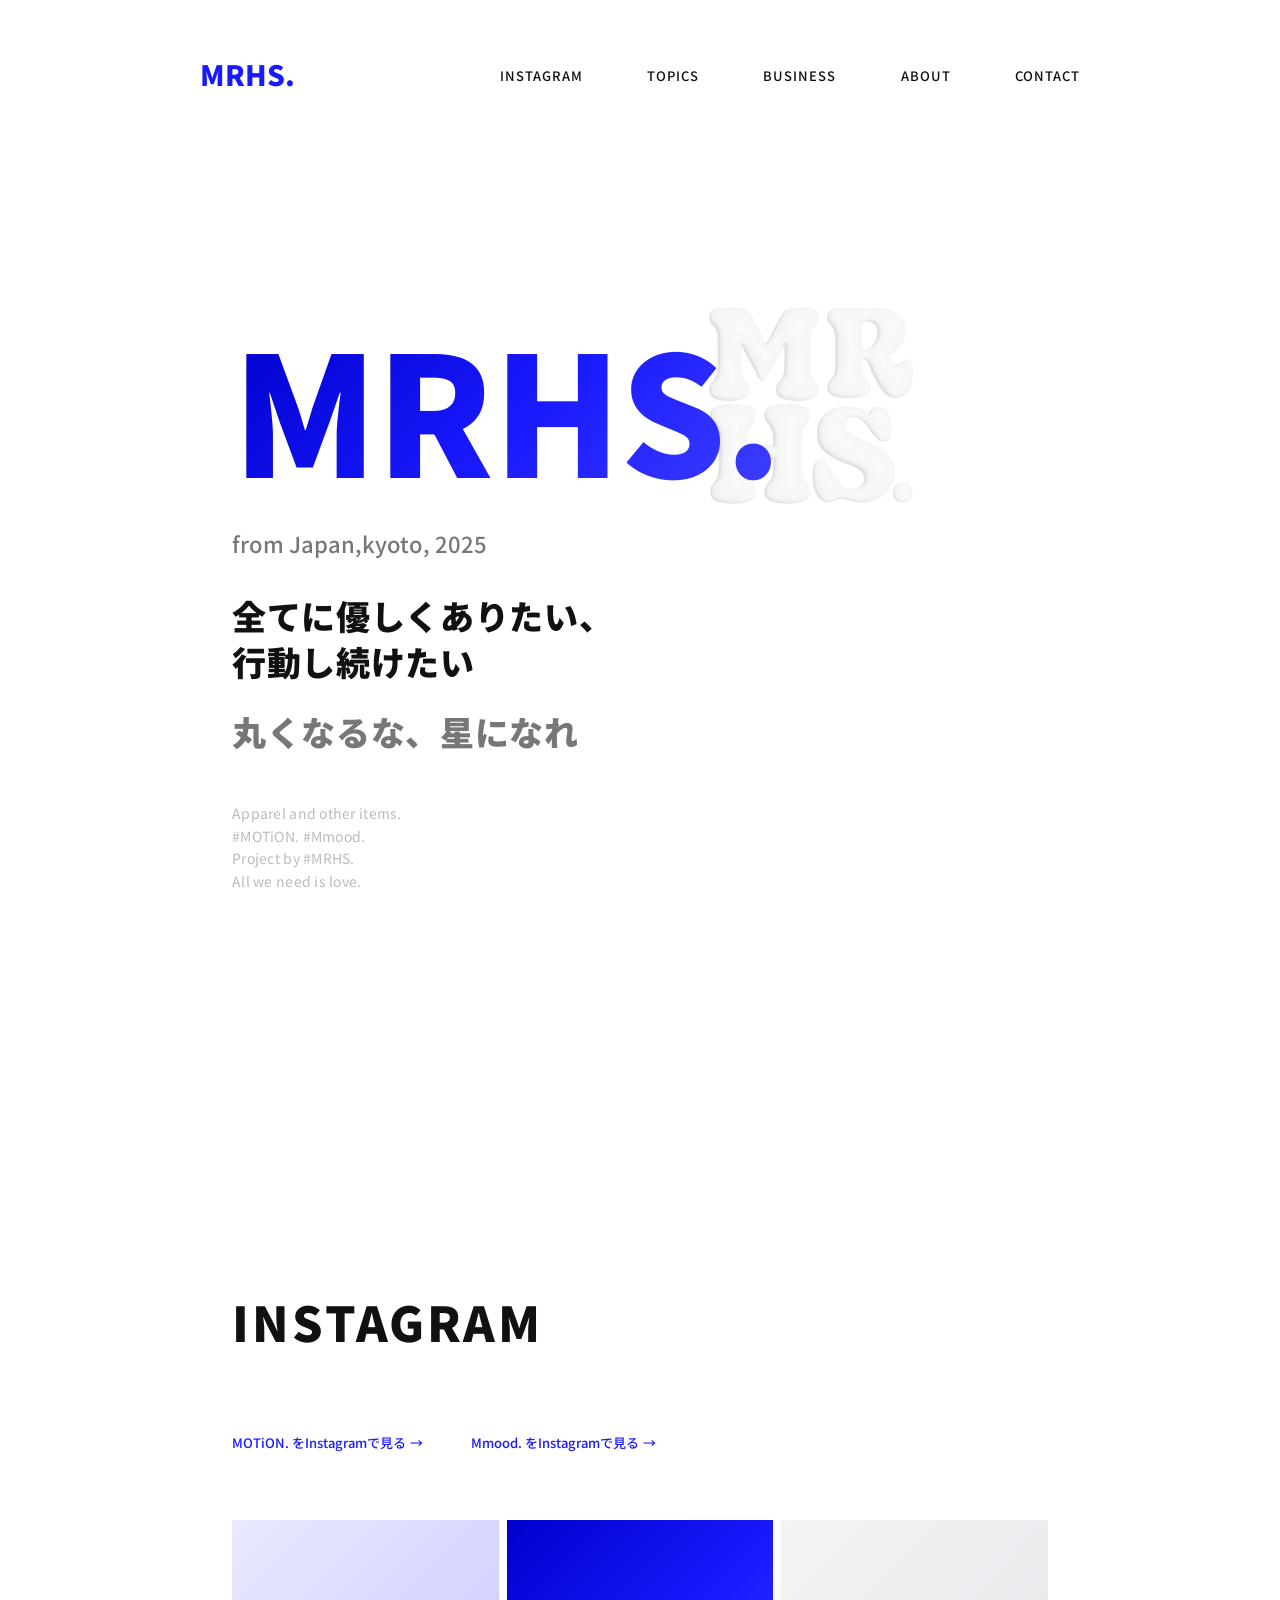
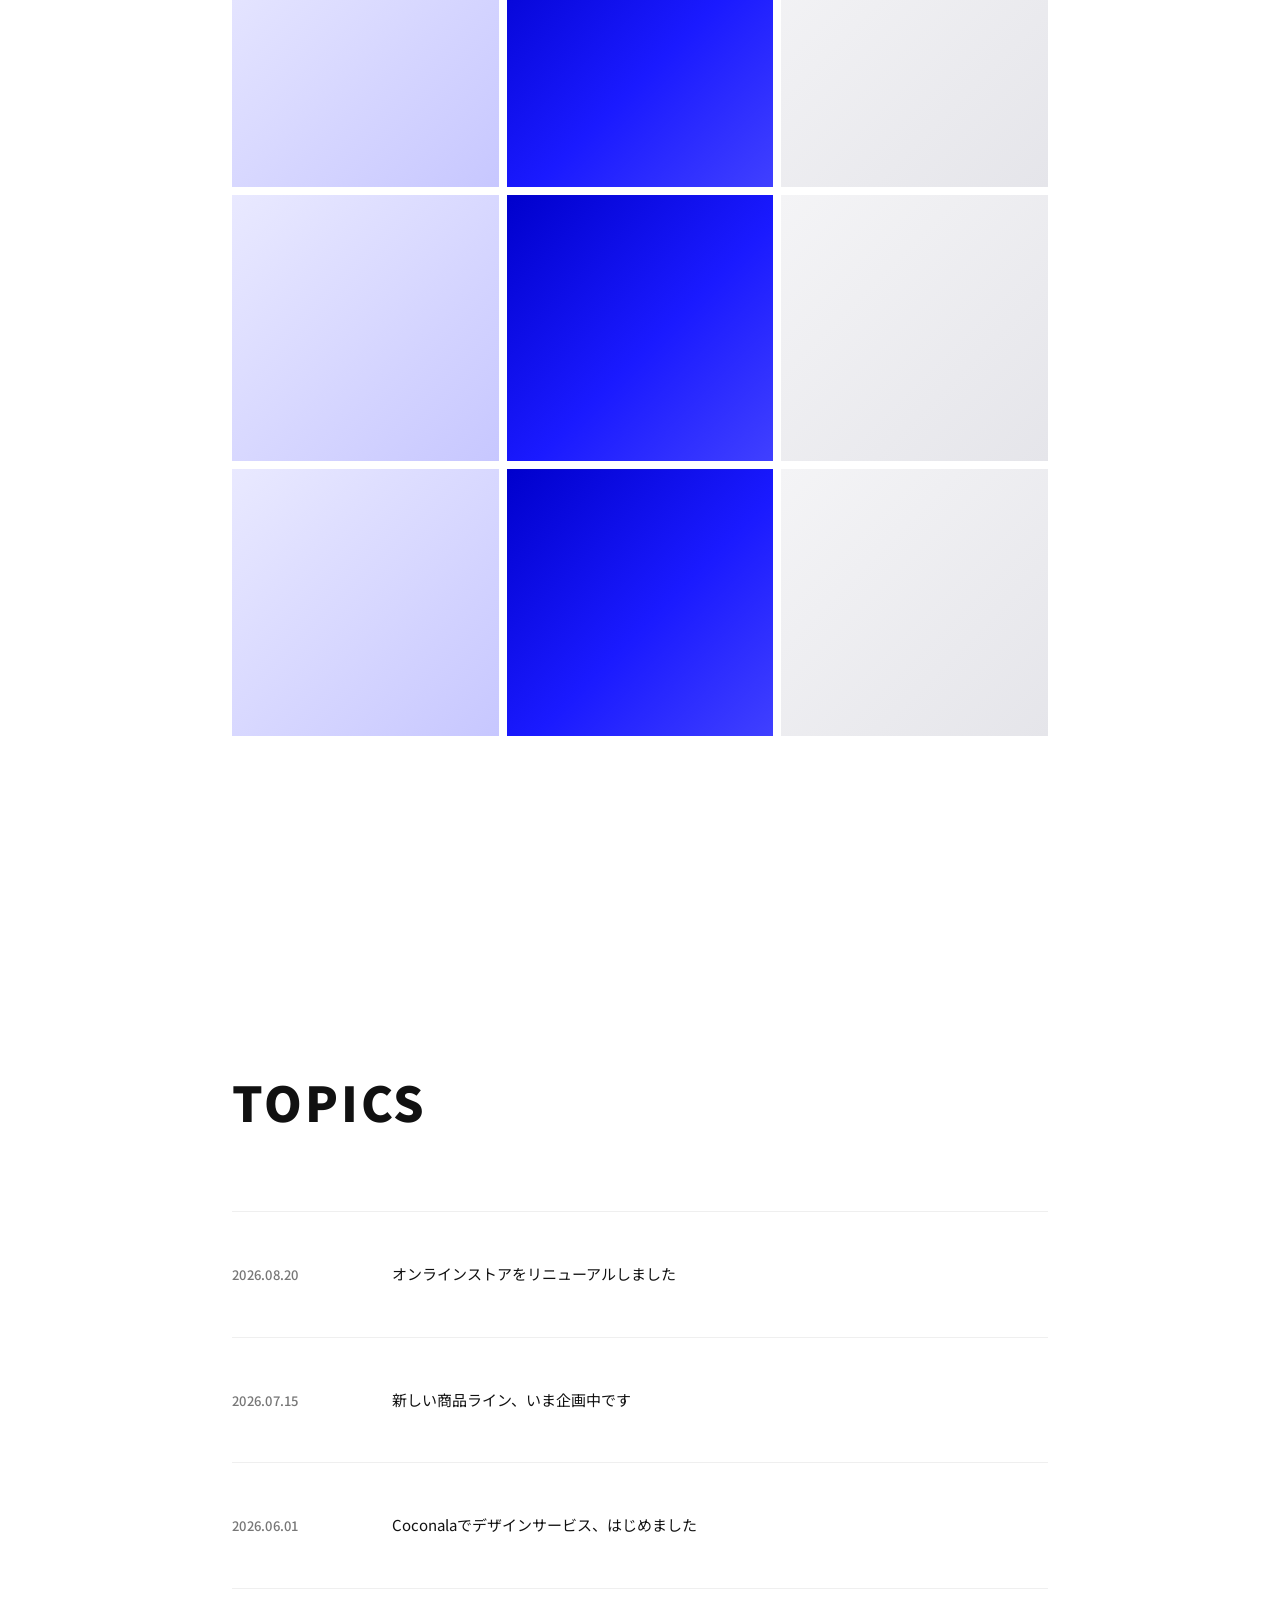
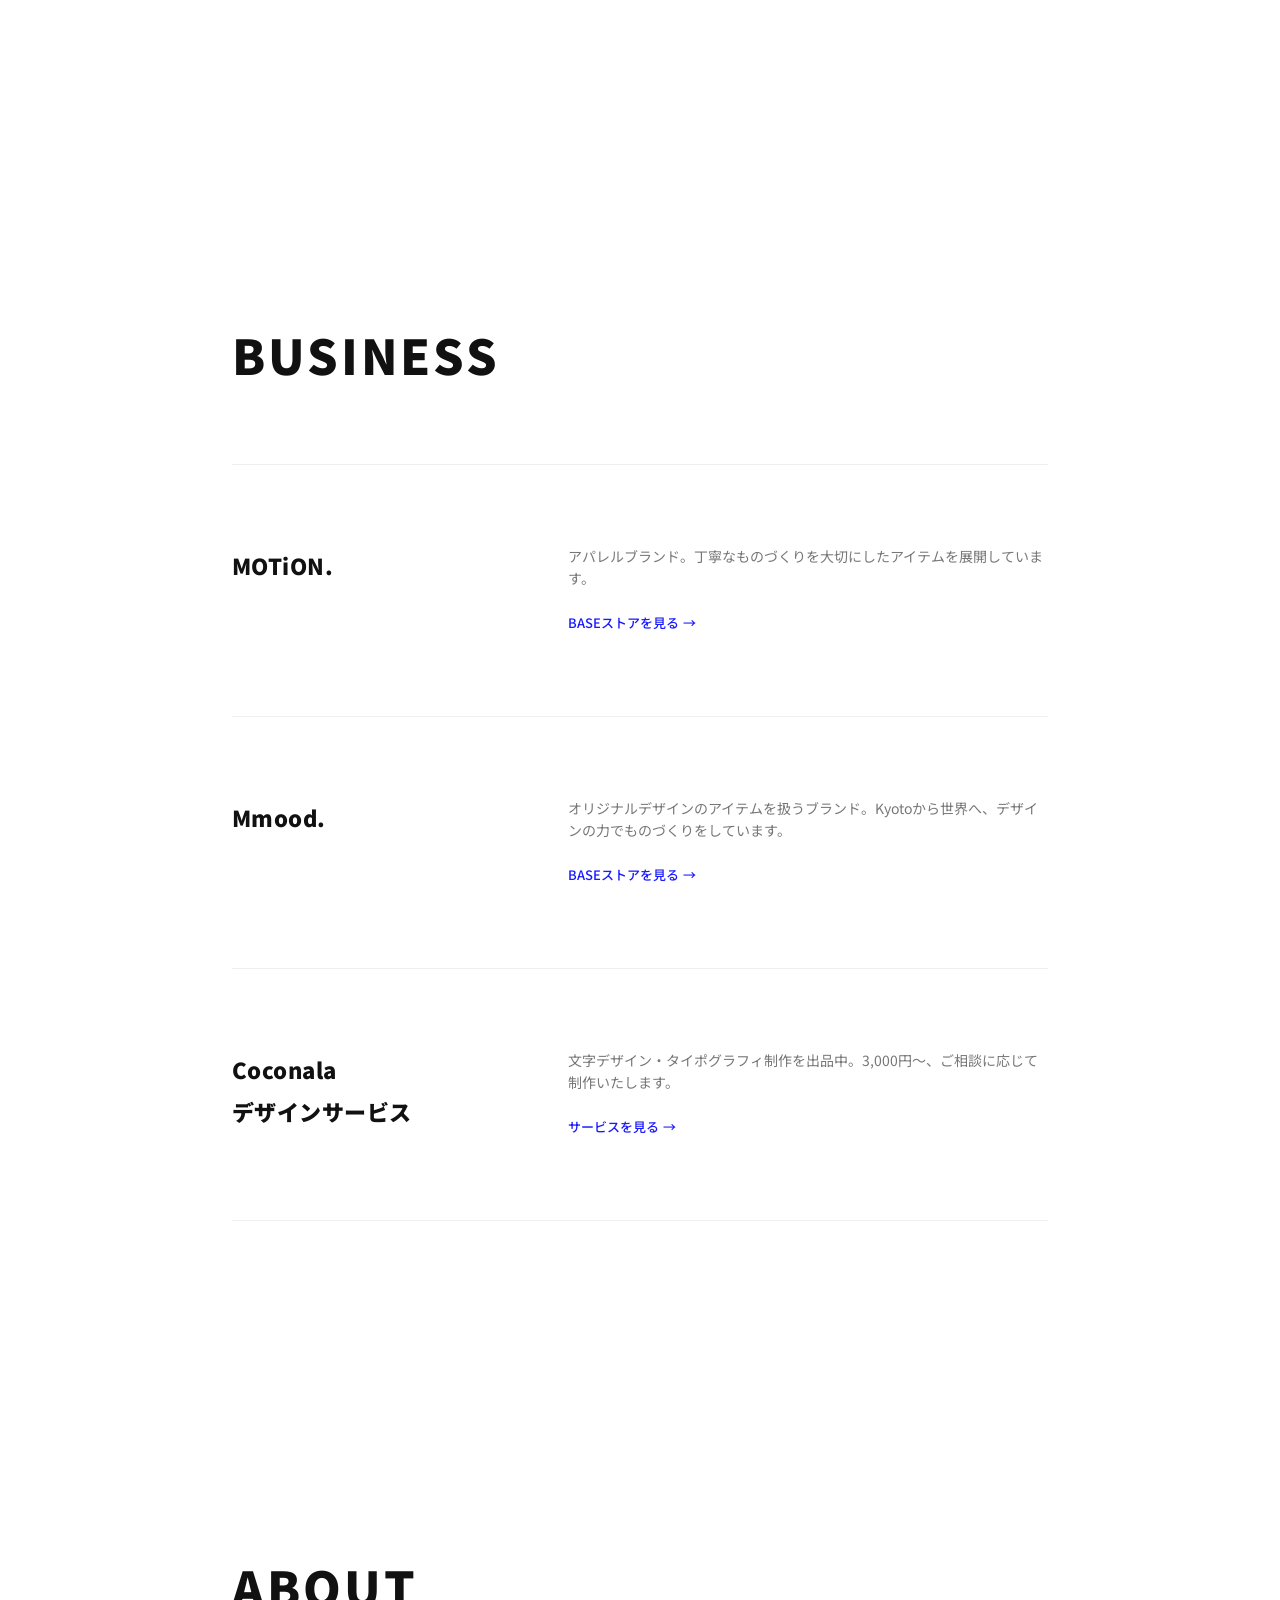
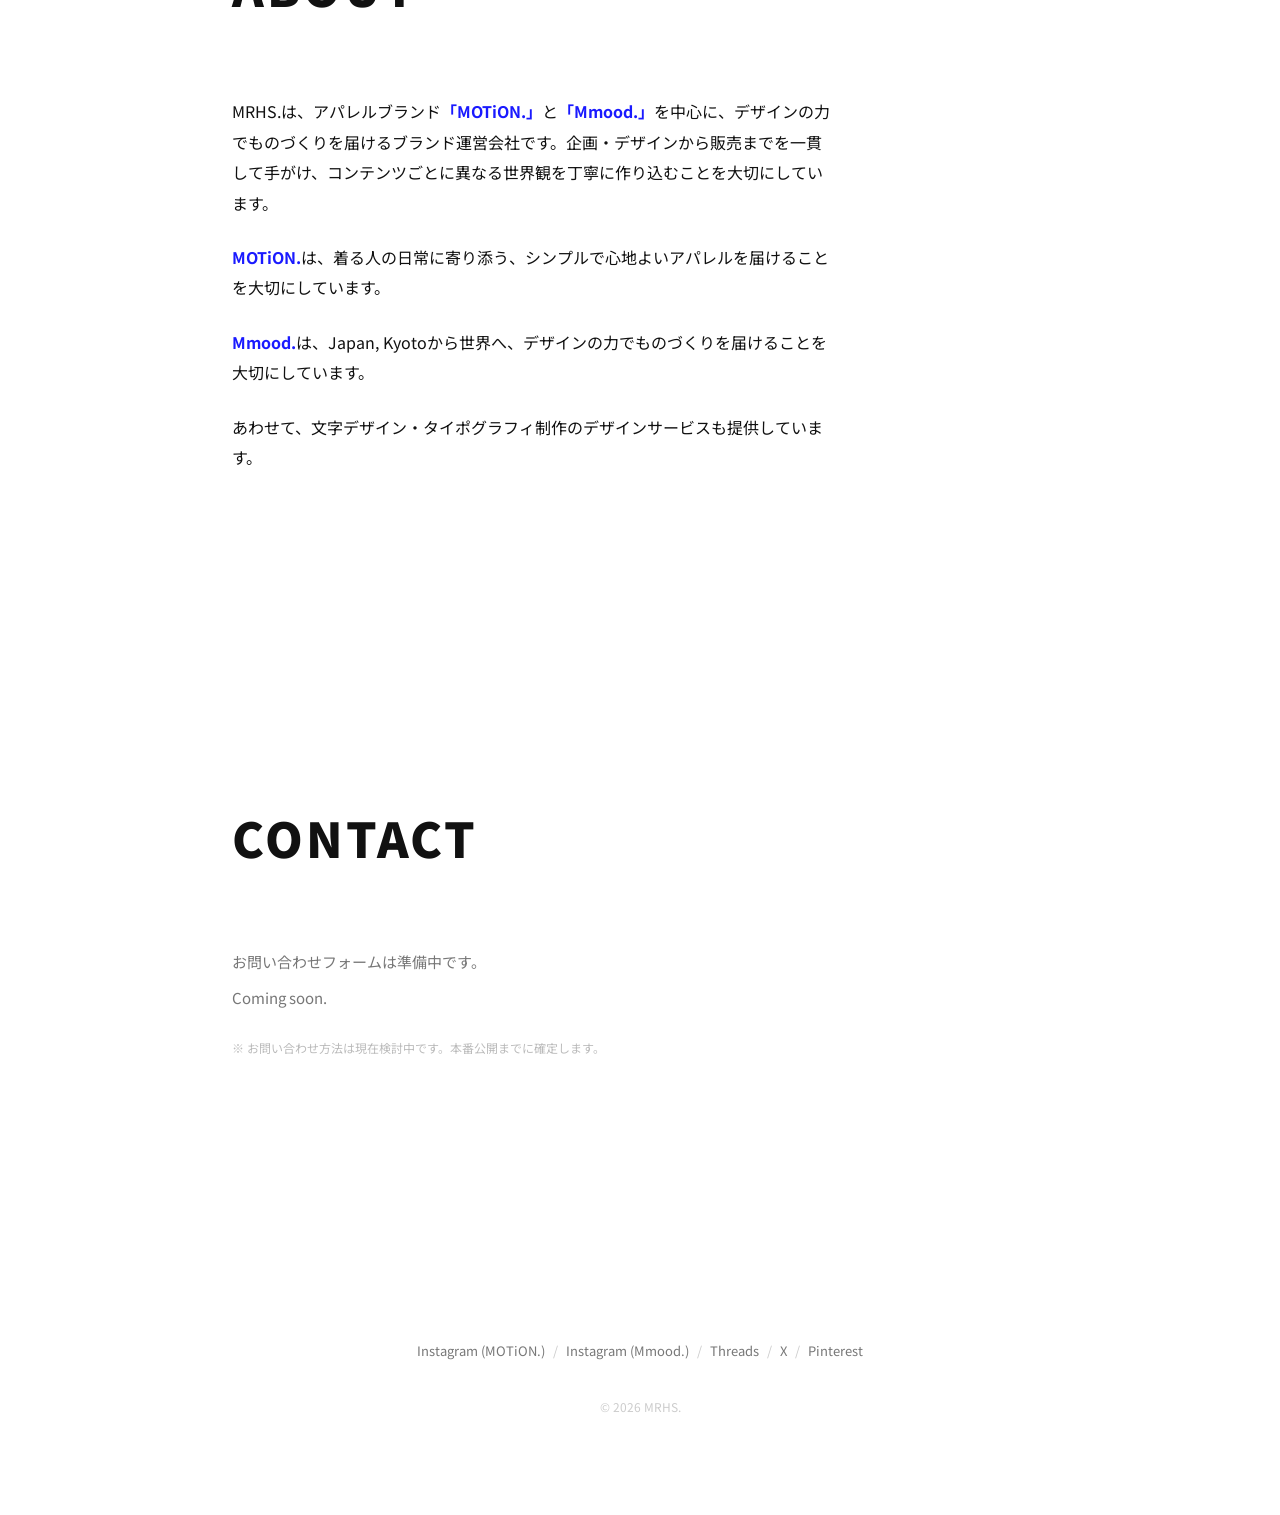
<file: index.html>
<!DOCTYPE html>
<html lang="ja">
<head>
<meta charset="UTF-8">
<meta name="viewport" content="width=device-width, initial-scale=1.0">
<title>MRHS. | ブランド運営会社</title>
<meta name="description" content="MRHS.は、アパレルブランド「MOTiON.」と「Mmood.」を中心に、デザインの力でものづくりを届けるブランド運営会社です。">

<link rel="preconnect" href="https://fonts.googleapis.com">
<link rel="preconnect" href="https://fonts.gstatic.com" crossorigin>
<link href="https://fonts.googleapis.com/css2?family=Noto+Sans+JP:wght@400;500;700;900&display=swap" rel="stylesheet">

<link rel="stylesheet" href="mrhs-mockup.css">
</head>
<body>

<!--
  Page map for future GitHub Pages split (currently one scrollable mockup):
    #instagram  -> instagram.html  (Instagram)
    #topics     -> topics.html     (お知らせ / or fold into index.html)
    #business   -> business.html   (事業内容)
    #about      -> about.html      (会社紹介)
    #contact    -> contact.html    (お問い合わせ)
  Each <section> below is written to be lifted into its own page with
  minimal changes — the .c-section-label / .l-section pattern repeats.
-->

<header class="c-header">
  <div class="c-header__inner">
    <a href="#top" class="c-header__logo">MRHS.</a>

    <nav class="c-header__nav" id="primary-nav">
      <ul class="c-header__nav-list">
        <li><a class="c-header__nav-link" href="#instagram">INSTAGRAM</a></li>
        <li><a class="c-header__nav-link" href="#topics">TOPICS</a></li>
        <li><a class="c-header__nav-link" href="#business">BUSINESS</a></li>
        <li><a class="c-header__nav-link" href="#about">ABOUT</a></li>
        <li><a class="c-header__nav-link" href="#contact">CONTACT</a></li>
      </ul>
    </nav>

    <button class="c-header__toggle" id="navToggle" aria-label="メニューを開く" aria-controls="primary-nav" aria-expanded="false">
      <span class="c-header__toggle-bar"></span>
      <span class="c-header__toggle-bar"></span>
      <span class="c-header__toggle-bar"></span>
    </button>
  </div>
</header>

<main id="top">

  <!-- ===== Hero (index.html) ===== -->
  <section class="c-hero" aria-label="Intro">
    <div class="c-hero__content">
      <div class="c-hero__logo-wrap">
        <span class="c-hero__logotype" aria-hidden="true">MRHS.</span>
        <img class="c-hero__bg-logo" src="mrhs-logo-bg.png" alt="" aria-hidden="true">
      </div>
      <p class="c-hero__copy-sub">from Japan,kyoto, 2025</p>
      <div class="c-hero__copy">
        <h1 class="c-hero__copy-main">全てに優しくありたい、<br>行動し続けたい<span class="c-hero__copy-main-soft">丸くなるな、星になれ</span></h1>
        <p class="c-hero__copy-signature">Apparel and other items.<br>#MOTiON. #Mmood.<br>Project by #MRHS.<br>All we need is love.</p>
      </div>
    </div>
  </section>

  <!-- ===== Instagram (instagram.html) ===== -->
  <!--
    Instagram placeholder grid.
    Live post pull-in requires Instagram Graph API app review, so this
    mockup ships a static placeholder grid instead. If you send over the
    actual post URLs later, each tile can be swapped for an official
    oEmbed embed (blockquote + embed.js) or a real thumbnail image.
  -->
  <section class="l-section" id="instagram" aria-labelledby="instagram-label">
    <span class="c-section-label" id="instagram-label">INSTAGRAM</span>

    <div class="c-instagram__accounts">
      <a class="c-instagram__account" href="https://www.instagram.com/mrhs.jp/?hl=ja" target="_blank" rel="noopener">
        MOTiON. をInstagramで見る <span class="c-instagram__account-arrow">→</span>
      </a>
      <a class="c-instagram__account" href="https://www.instagram.com/mmood_mrhs.official/?hl=ja" target="_blank" rel="noopener">
        Mmood. をInstagramで見る <span class="c-instagram__account-arrow">→</span>
      </a>
    </div>

    <div class="c-instagram__grid" aria-hidden="true">
      <div class="c-instagram__tile"></div>
      <div class="c-instagram__tile"></div>
      <div class="c-instagram__tile"></div>
      <div class="c-instagram__tile"></div>
      <div class="c-instagram__tile"></div>
      <div class="c-instagram__tile"></div>
      <div class="c-instagram__tile"></div>
      <div class="c-instagram__tile"></div>
      <div class="c-instagram__tile"></div>
    </div>
  </section>

  <!-- ===== Topics (topics.html) ===== -->
  <!-- ダミーのお知らせです。実際のお知らせが決まり次第、この3件を差し替えてください。 -->
  <section class="l-section" id="topics" aria-labelledby="topics-label">
    <span class="c-section-label" id="topics-label">TOPICS</span>

    <ul class="c-topics__list">
      <li class="c-topics__item">
        <span class="c-topics__date">2026.08.20</span>
        <span class="c-topics__title">オンラインストアをリニューアルしました</span>
      </li>
      <li class="c-topics__item">
        <span class="c-topics__date">2026.07.15</span>
        <span class="c-topics__title">新しい商品ライン、いま企画中です</span>
      </li>
      <li class="c-topics__item">
        <span class="c-topics__date">2026.06.01</span>
        <span class="c-topics__title">Coconalaでデザインサービス、はじめました</span>
      </li>
    </ul>
  </section>

  <!-- ===== Business (business.html) ===== -->
  <section class="l-section" id="business" aria-labelledby="business-label">
    <span class="c-section-label" id="business-label">BUSINESS</span>

    <ul class="c-business__list">
      <li class="c-business__item">
        <span class="c-business__name">MOTiON.</span>
        <div class="c-business__body">
          <p class="c-business__desc">アパレルブランド。丁寧なものづくりを大切にしたアイテムを展開しています。</p>
          <a class="c-business__link" href="https://mrhsofficial.base.shop/" target="_blank" rel="noopener">
            BASEストアを見る <span class="c-business__link-arrow">→</span>
          </a>
        </div>
      </li>

      <li class="c-business__item">
        <span class="c-business__name">Mmood.</span>
        <div class="c-business__body">
          <p class="c-business__desc">オリジナルデザインのアイテムを扱うブランド。Kyotoから世界へ、デザインの力でものづくりをしています。</p>
          <a class="c-business__link" href="https://maruhosi.official.ec" target="_blank" rel="noopener">
            BASEストアを見る <span class="c-business__link-arrow">→</span>
          </a>
        </div>
      </li>

      <li class="c-business__item">
        <span class="c-business__name">Coconala<br>デザインサービス</span>
        <div class="c-business__body">
          <p class="c-business__desc">文字デザイン・タイポグラフィ制作を出品中。3,000円〜、ご相談に応じて制作いたします。</p>
          <a class="c-business__link" href="https://coconala.com/users/5602705?ref=service_main_column" target="_blank" rel="noopener">
            サービスを見る <span class="c-business__link-arrow">→</span>
          </a>
        </div>
      </li>
    </ul>
  </section>

  <!-- ===== About (about.html) ===== -->
  <section class="l-section" id="about" aria-labelledby="about-label">
    <span class="c-section-label" id="about-label">ABOUT</span>
    <p class="c-about__text">
      MRHS.は、アパレルブランド<strong>「MOTiON.」</strong>と<strong>「Mmood.」</strong>を中心に、デザインの力でものづくりを届けるブランド運営会社です。企画・デザインから販売までを一貫して手がけ、コンテンツごとに異なる世界観を丁寧に作り込むことを大切にしています。
    </p>
    <p class="c-about__text">
      <strong>MOTiON.</strong>は、着る人の日常に寄り添う、シンプルで心地よいアパレルを届けることを大切にしています。
    </p>
    <p class="c-about__text">
      <strong>Mmood.</strong>は、Japan, Kyotoから世界へ、デザインの力でものづくりを届けることを大切にしています。
    </p>
    <p class="c-about__text">
      あわせて、文字デザイン・タイポグラフィ制作のデザインサービスも提供しています。
    </p>
  </section>

  <!-- ===== Contact (contact.html) ===== -->
  <!-- お問い合わせ方法は未確定のため仮表示。本番公開までにフォームや正式な連絡先を確定する -->
  <section class="l-section" id="contact" aria-labelledby="contact-label">
    <span class="c-section-label" id="contact-label">CONTACT</span>
    <p class="c-contact__lead">お問い合わせフォームは準備中です。</p>
    <p class="c-contact__lead">Coming soon.</p>
    <p class="c-contact__note">※ お問い合わせ方法は現在検討中です。本番公開までに確定します。</p>
  </section>

</main>

<footer class="c-footer">
  <ul class="c-footer__sns">
    <li class="c-footer__sns-item"><a class="c-footer__sns-link" href="https://www.instagram.com/mrhs.jp" target="_blank" rel="noopener">Instagram (MOTiON.)</a></li>
    <li class="c-footer__sns-item"><a class="c-footer__sns-link" href="https://www.instagram.com/mmood_mrhs.official" target="_blank" rel="noopener">Instagram (Mmood.)</a></li>
    <li class="c-footer__sns-item"><a class="c-footer__sns-link" href="https://www.threads.com/@mrhs.jp" target="_blank" rel="noopener">Threads</a></li>
    <li class="c-footer__sns-item"><a class="c-footer__sns-link" href="https://x.com/mrhsofficial" target="_blank" rel="noopener">X</a></li>
    <li class="c-footer__sns-item"><a class="c-footer__sns-link" href="https://www.pinterest.com/maruhosiofficial" target="_blank" rel="noopener">Pinterest</a></li>
  </ul>
  <p class="c-footer__copyright">&copy; 2026 MRHS.</p>
</footer>

<script src="mrhs-mockup.js"></script>

</body>
</html>
</file>
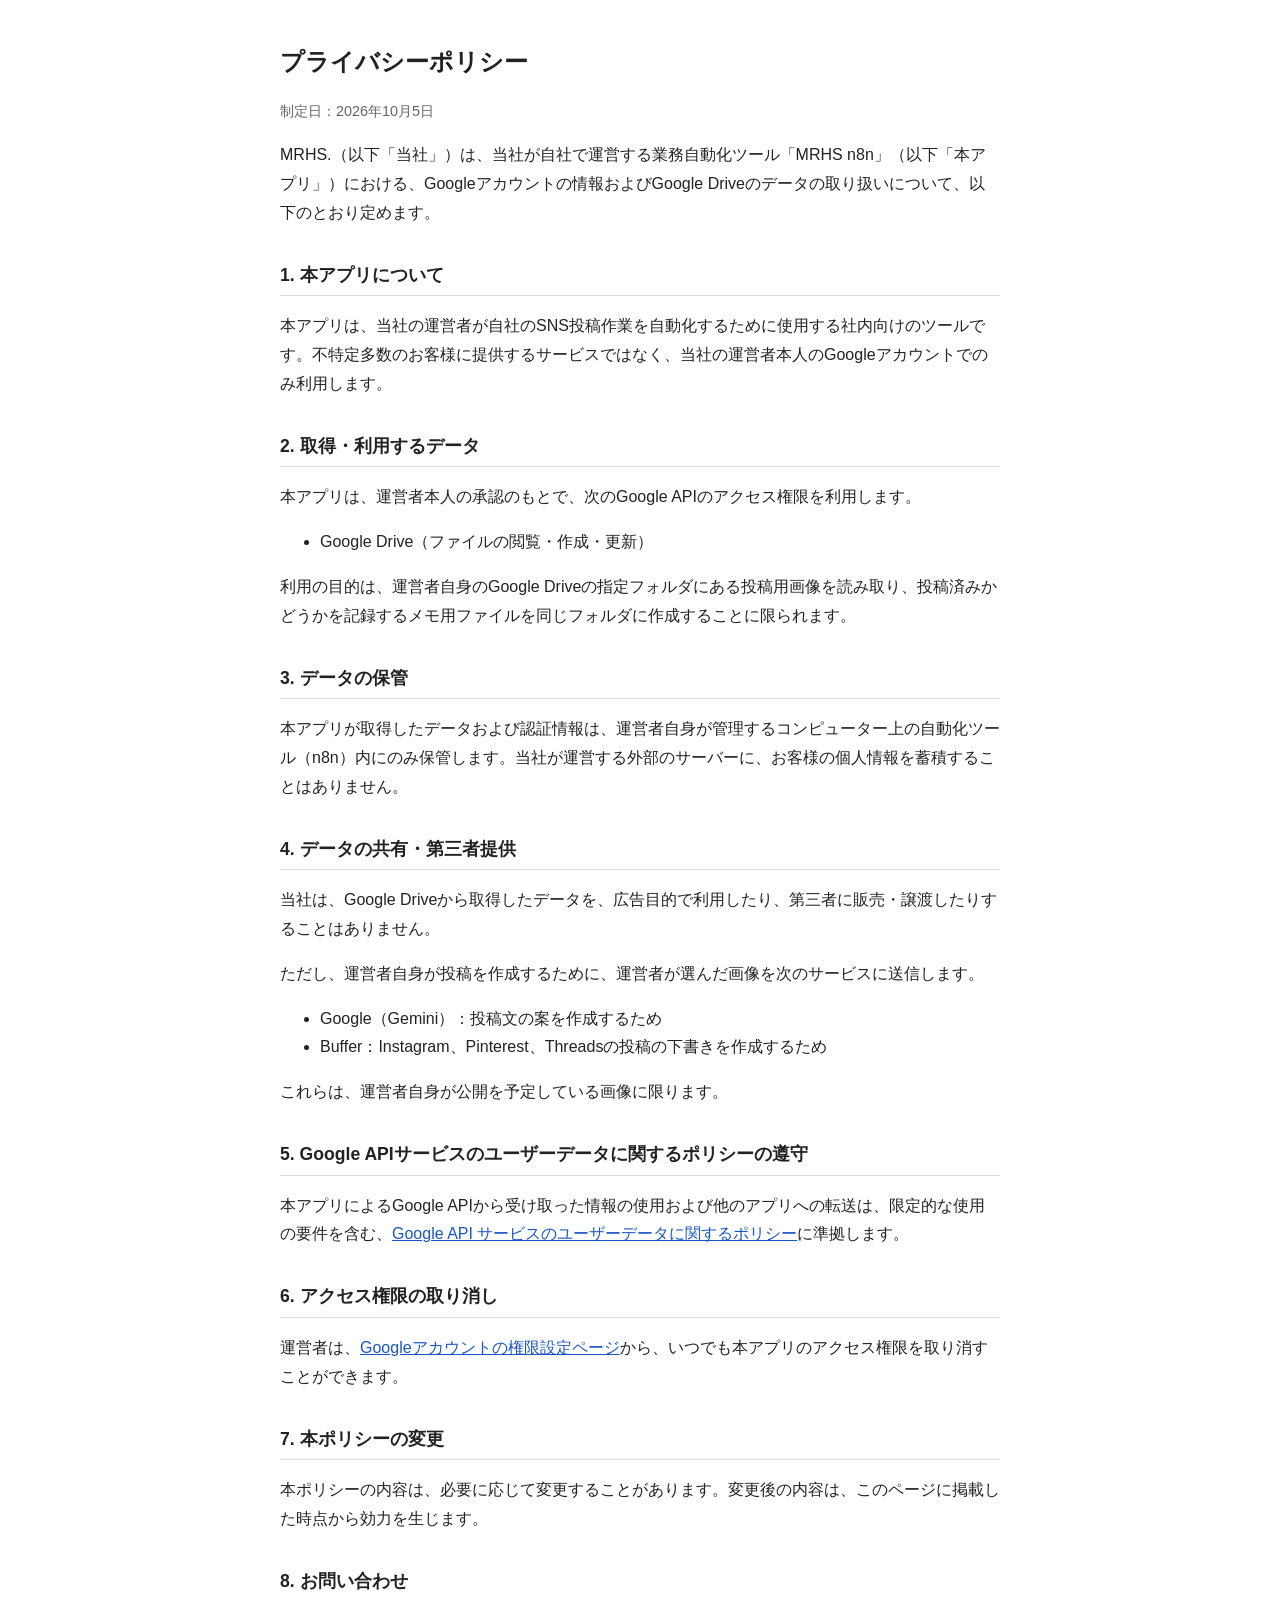
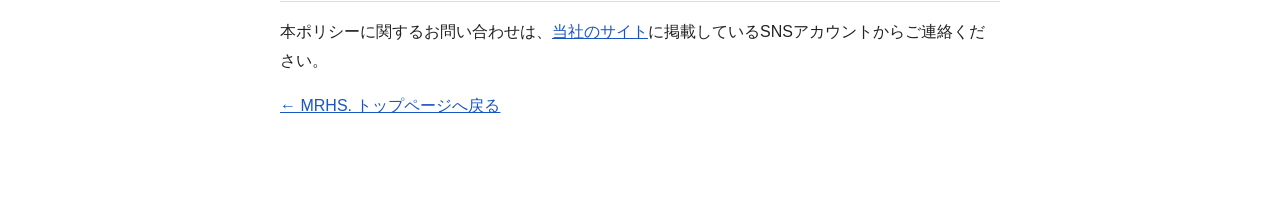
<file: privacy.html>
<!doctype html>
<html lang="ja">
<head>
<meta charset="utf-8">
<meta name="viewport" content="width=device-width, initial-scale=1">
<title>プライバシーポリシー | MRHS.</title>
<style>
  body { font-family: -apple-system, "Hiragino Sans", "Noto Sans JP", sans-serif; line-height: 1.8; max-width: 720px; margin: 0 auto; padding: 24px 16px 64px; color: #222; }
  h1 { font-size: 1.5rem; }
  h2 { font-size: 1.1rem; margin-top: 2rem; border-bottom: 1px solid #ddd; padding-bottom: 4px; }
  a { color: #1a55c4; }
  .date { color: #666; font-size: 0.9rem; }
</style>
</head>
<body>
<h1>プライバシーポリシー</h1>
<p class="date">制定日：2026年10月5日</p>

<p>MRHS.（以下「当社」）は、当社が自社で運営する業務自動化ツール「MRHS n8n」（以下「本アプリ」）における、Googleアカウントの情報およびGoogle Driveのデータの取り扱いについて、以下のとおり定めます。</p>

<h2>1. 本アプリについて</h2>
<p>本アプリは、当社の運営者が自社のSNS投稿作業を自動化するために使用する社内向けのツールです。不特定多数のお客様に提供するサービスではなく、当社の運営者本人のGoogleアカウントでのみ利用します。</p>

<h2>2. 取得・利用するデータ</h2>
<p>本アプリは、運営者本人の承認のもとで、次のGoogle APIのアクセス権限を利用します。</p>
<ul>
  <li>Google Drive（ファイルの閲覧・作成・更新）</li>
</ul>
<p>利用の目的は、運営者自身のGoogle Driveの指定フォルダにある投稿用画像を読み取り、投稿済みかどうかを記録するメモ用ファイルを同じフォルダに作成することに限られます。</p>

<h2>3. データの保管</h2>
<p>本アプリが取得したデータおよび認証情報は、運営者自身が管理するコンピューター上の自動化ツール（n8n）内にのみ保管します。当社が運営する外部のサーバーに、お客様の個人情報を蓄積することはありません。</p>

<h2>4. データの共有・第三者提供</h2>
<p>当社は、Google Driveから取得したデータを、広告目的で利用したり、第三者に販売・譲渡したりすることはありません。</p>
<p>ただし、運営者自身が投稿を作成するために、運営者が選んだ画像を次のサービスに送信します。</p>
<ul>
  <li>Google（Gemini）：投稿文の案を作成するため</li>
  <li>Buffer：Instagram、Pinterest、Threadsの投稿の下書きを作成するため</li>
</ul>
<p>これらは、運営者自身が公開を予定している画像に限ります。</p>

<h2>5. Google APIサービスのユーザーデータに関するポリシーの遵守</h2>
<p>本アプリによるGoogle APIから受け取った情報の使用および他のアプリへの転送は、限定的な使用の要件を含む、<a href="https://developers.google.com/terms/api-services-user-data-policy">Google API サービスのユーザーデータに関するポリシー</a>に準拠します。</p>

<h2>6. アクセス権限の取り消し</h2>
<p>運営者は、<a href="https://myaccount.google.com/permissions">Googleアカウントの権限設定ページ</a>から、いつでも本アプリのアクセス権限を取り消すことができます。</p>

<h2>7. 本ポリシーの変更</h2>
<p>本ポリシーの内容は、必要に応じて変更することがあります。変更後の内容は、このページに掲載した時点から効力を生じます。</p>

<h2>8. お問い合わせ</h2>
<p>本ポリシーに関するお問い合わせは、<a href="https://maruhosi-official.github.io/">当社のサイト</a>に掲載しているSNSアカウントからご連絡ください。</p>

<p><a href="https://maruhosi-official.github.io/">&larr; MRHS. トップページへ戻る</a></p>
</body>
</html>
</file>
<file: mrhs-mockup.css>
/* ==========================================================================
   MRHS. — Design Tokens & Stylesheet
   Architecture: ITCSS-lite (Tokens → Reset → Base → Layout → Components → Utilities)
   Naming: BEM (.c-block__element--modifier), l- = layout, u- = utility
   ========================================================================== */

/* ---------------------------------------------------------------------
   1. DESIGN TOKENS
   Single source of truth for color / type / spacing / motion.
   Change values here to re-theme the whole site.
   --------------------------------------------------------------------- */
:root{
  /* -- Color -- */
  --color-white:       #FFFFFF;
  --color-ink:          #111111;
  --color-blue-deep:   #0000CC;
  --color-blue:         #1A1AFF;
  --color-blue-bright: #4040FF;
  --color-gray:         #777777;
  --color-gray-soft:   #BBBBBB;
  --color-gray-faint:  #CCCCCC;
  --color-hairline:    #EFEFEF;

  --gradient-blue: linear-gradient(135deg, var(--color-blue-deep) 0%, var(--color-blue) 55%, var(--color-blue-bright) 100%);

  /* -- Typography -- */
  --font-display: 'Noto Sans JP', sans-serif;  /* logotype / headings — same family as body, but Black weight for a sharp, no-nonsense gothic look (not rounded) */
  --font-body:    'Noto Sans JP', sans-serif;

  --fw-regular: 400;
  --fw-medium:  500;
  --fw-bold:    700;
  --fw-black:   900;   /* logotype / display headings — Noto Sans JP Black, the heaviest available weight */

  --fs-100: 0.75rem;    /* 12px — footer / fine print */
  --fs-200: 0.8125rem;  /* 13px — nav, links */
  --fs-300: 0.875rem;   /* 14px — secondary body */
  --fs-400: 0.9375rem;  /* 15px — lead / body */
  --fs-500: 1rem;       /* 16px — about copy */
  --fs-600: 1.375rem;   /* 22px — business item name */
  --fs-700: 1.75rem;    /* 28px — header logotype */

  --fs-display-sm: clamp(1.375rem, 3.4vw, 2.125rem);   /* hero sub-headline */
  --fs-display-md: clamp(1.875rem, 5vw, 3rem);          /* section labels (ABOUT / BUSINESS / CONTACT) */
  --fs-display-lg: clamp(3rem, 13vw, 11.625rem);        /* hero "MRHS." logotype */

  --lh-tight:  0.85;
  --lh-snug:   1.35;
  --lh-normal: 1.6;
  --lh-loose:  1.9;

  --ls-tight:  -0.01em;
  --ls-normal: 0;
  --ls-wide:   0.02em;
  --ls-wider:  0.06em;
  --ls-widest: 0.08em;

  /* -- Spacing scale (8px grid) -- */
  --space-2xs: 0.5rem;   /* 8px  */
  --space-xs:  1rem;     /* 16px */
  --space-sm:  1.5rem;   /* 24px */
  --space-md:  2rem;     /* 32px */
  --space-lg:  3rem;     /* 48px */
  --space-xl:  4rem;     /* 64px */
  --space-2xl: 5rem;     /* 80px */
  --space-3xl: 6rem;     /* 96px */
  --space-4xl: 7.5rem;   /* 120px */
  --space-5xl: 10rem;    /* 160px */
  --space-6xl: 12.5rem;  /* 200px */
  --space-7xl: 14rem;    /* 224px */

  /* -- Layout -- */
  --content-max: 55rem;  /* 880px */

  /* -- Motion -- */
  --ease-standard: cubic-bezier(.4, 0, .2, 1);
  --dur-fast: 150ms;
  --dur-base: 250ms;
  --dur-slow: 400ms;
}

/* ---------------------------------------------------------------------
   2. RESET
   --------------------------------------------------------------------- */
*, *::before, *::after{ box-sizing: border-box; }
* { margin: 0; padding: 0; }
html{ scroll-behavior: smooth; }
img{ max-width: 100%; display: block; }
button{ font: inherit; background: none; border: none; }
ul{ list-style: none; }
a{ color: inherit; text-decoration: none; }

/* ---------------------------------------------------------------------
   3. BASE
   --------------------------------------------------------------------- */
body{
  font-family: var(--font-body);
  font-weight: var(--fw-regular);
  color: var(--color-ink);
  background: var(--color-white);
  line-height: var(--lh-loose);
  -webkit-font-smoothing: antialiased;
  overflow-x: hidden; /* safety net: lets the hero background logo bleed off-edge without a horizontal scrollbar */
}

/* ---------------------------------------------------------------------
   4. LAYOUT PRIMITIVES
   --------------------------------------------------------------------- */
.l-container{
  max-width: var(--content-max);
  margin-inline: auto;
  padding-inline: var(--space-md);
}

.l-section{
  max-width: var(--content-max);
  margin-inline: auto;
  padding-block: var(--space-5xl);
  padding-inline: var(--space-md);
}

/* ---------------------------------------------------------------------
   5. COMPONENTS
   --------------------------------------------------------------------- */

/* ----- c-header ----- */
.c-header{
  position: sticky;
  top: 0;
  z-index: 100;
  padding-block: var(--space-lg);
  padding-inline: var(--space-md);
  background: rgba(255, 255, 255, 0.88);
  backdrop-filter: saturate(180%) blur(10px);
  -webkit-backdrop-filter: saturate(180%) blur(10px);
  border-bottom: 1px solid transparent;
  transition: border-color var(--dur-base) var(--ease-standard),
              padding-block var(--dur-base) var(--ease-standard);
}

.c-header.is-scrolled{
  border-bottom-color: var(--color-hairline);
  padding-block: var(--space-sm);
}

.c-header__inner{
  max-width: var(--content-max);
  margin-inline: auto;
  display: flex;
  align-items: center;
  justify-content: space-between;
}

.c-header__logo{
  font-family: var(--font-display);
  font-weight: var(--fw-black);
  font-size: var(--fs-700);
  letter-spacing: var(--ls-normal);
  color: var(--color-blue);
  transition: opacity var(--dur-fast) var(--ease-standard);
}

.c-header__logo:hover{ opacity: 0.7; }

.c-header__nav-list{
  display: flex;
  gap: var(--space-xl);
}

.c-header__nav-link{
  position: relative;
  font-size: var(--fs-200);
  font-weight: var(--fw-medium);
  letter-spacing: var(--ls-widest);
  padding-block: var(--space-2xs);
}

.c-header__nav-link::after{
  content: "";
  position: absolute;
  left: 0;
  bottom: 0;
  width: 100%;
  height: 1px;
  background: var(--color-blue);
  transform: scaleX(0);
  transform-origin: right;
  transition: transform var(--dur-base) var(--ease-standard);
}

.c-header__nav-link:hover{ color: var(--color-blue); }

.c-header__nav-link:hover::after{
  transform: scaleX(1);
  transform-origin: left;
}

.c-header__toggle{
  display: none;
  flex-direction: column;
  gap: 5px;
  cursor: pointer;
  padding: var(--space-2xs);
}

.c-header__toggle-bar{
  width: 22px;
  height: 1px;
  background: var(--color-ink);
  display: block;
  transition: background var(--dur-fast) var(--ease-standard);
}

/* ----- c-hero ----- */
.c-hero{
  position: relative;
  padding-block: var(--space-5xl) var(--space-7xl);
  padding-inline: var(--space-md);
  max-width: var(--content-max);
  margin-inline: auto;
  text-align: left;
  overflow: visible; /* explicit: never clip the giant logotype */
}

.c-hero__content{
  position: relative;
  z-index: 1;
  overflow: visible;
}

/* Wrapper shrinks to the logotype's own intrinsic width, so the ghost
   logo below can be anchored to the *actual* right edge of "MRHS." at
   any viewport size, instead of a fixed offset that drifts out of place. */
.c-hero__logo-wrap{
  position: relative;
  display: inline-block;
  vertical-align: top;
  overflow: visible; /* never clip the logotype, regardless of ancestor changes */
  margin-bottom: var(--space-sm);
}

.c-hero__logotype{
  position: relative; /* establishes a stacking context so it reliably paints above .c-hero__bg-logo */
  z-index: 1;
  display: block;
  font-family: var(--font-display);
  font-weight: var(--fw-black);
  font-size: var(--fs-display-lg);
  /*
    line-height intentionally NOT var(--lh-tight) (0.85) here.
    This element is painted via background-clip:text — the gradient only
    fills the element's own box, which is driven by line-height at this
    font size. 0.85 made that box shorter than the actual glyph
    ascent/descent (especially at the Black weight + huge clamp max),
    so the tops/bottoms of letters (and the period) rendered with no
    gradient under them — i.e. visually "cut off", inconsistently across
    browsers/screens depending on font metrics. 1.15 gives enough
    headroom on every screen while keeping the lines visually tight.
  */
  line-height: 1.15;
  letter-spacing: var(--ls-tight);
  background: var(--gradient-blue);
  background-clip: text;
  -webkit-background-clip: text;
  -webkit-text-fill-color: transparent;
  color: var(--color-blue);
}

/* Ghost logo — echoes the original Wix hero, where a faint duplicate
   logotype sits offset behind the main blue one, overlapping its right
   edge (around the "S."). Purely decorative. Always behind the text
   (z-index: 0, while .c-hero__logotype sits at z-index: 1). */
.c-hero__bg-logo{
  position: absolute;
  top: 50%;
  left: 100%;
  transform: translate(-35%, -50%);
  z-index: 0;
  width: clamp(7rem, 16vw, 13rem);
  opacity: 0.35;
  pointer-events: none;
  user-select: none;
}

.c-hero__copy{
  max-width: 30rem; /* 480px */
}

.c-hero__copy-main{
  font-family: var(--font-display);
  font-weight: var(--fw-black);
  font-size: var(--fs-display-sm);
  line-height: var(--lh-snug);
  letter-spacing: var(--ls-wide);
  margin-bottom: var(--space-lg);
}

/* Only the third line ("丸くなるな、星になれ") is softened, creating a
   light contrast against the first two lines which stay full-strength ink.
   display:block + margin-top (instead of a plain <br>) gives it a bit of
   breathing room from the "行動し続けたい" line above, so it reads as a
   separate, quieter beat rather than a third line of the same group. */
.c-hero__copy-main-soft{
  display: block;
  margin-top: var(--space-sm);
  color: var(--color-gray);
}

.c-hero__copy-sub{
  font-family: var(--font-body);
  font-weight: var(--fw-medium);
  font-size: var(--fs-600);
  line-height: var(--lh-normal);
  color: var(--color-gray);
  margin-bottom: var(--space-md);
}

.c-hero__copy-signature{
  font-family: var(--font-body);
  font-weight: var(--fw-regular);
  font-size: var(--fs-300);
  line-height: var(--lh-normal);
  letter-spacing: var(--ls-wide);
  color: var(--color-gray-soft);
}

/* ----- shared section label (ABOUT / BUSINESS / CONTACT) ----- */
.c-section-label{
  display: block;
  font-family: var(--font-display);
  font-weight: var(--fw-black);
  font-size: var(--fs-display-md);
  letter-spacing: var(--ls-wider);
  color: var(--color-ink);
  margin-bottom: var(--space-xl);
}

/* ----- c-about ----- */
.c-about__text{
  font-size: var(--fs-500);
  font-weight: var(--fw-regular);
  max-width: 37.5rem; /* 600px */
  line-height: var(--lh-loose);
  margin-bottom: var(--space-sm);
}

.c-about__text:last-child{ margin-bottom: 0; }

.c-about__text strong{
  color: var(--color-blue);
  font-weight: var(--fw-bold);
}

/* ----- c-topics (formerly "news") ----- */
.c-topics__list{
  border-top: 1px solid var(--color-hairline);
}

.c-topics__item{
  padding-block: var(--space-lg);
  border-bottom: 1px solid var(--color-hairline);
  display: flex;
  flex-wrap: wrap;
  align-items: baseline;
  gap: var(--space-md);
  transition: padding-inline var(--dur-slow) var(--ease-standard);
}

.c-topics__item:hover{
  padding-inline: var(--space-2xs) 0;
}

.c-topics__date{
  font-size: var(--fs-200);
  font-weight: var(--fw-medium);
  letter-spacing: var(--ls-wide);
  color: var(--color-gray);
  flex: 0 0 8rem; /* 128px */
}

.c-topics__title{
  font-size: var(--fs-400);
  color: var(--color-ink);
  flex: 1 1 20rem;
  transition: color var(--dur-base) var(--ease-standard);
}

.c-topics__item:hover .c-topics__title{ color: var(--color-blue); }

/* ----- c-business ----- */
.c-business__list{
  border-top: 1px solid var(--color-hairline);
}

.c-business__item{
  padding-block: var(--space-2xl);
  border-bottom: 1px solid var(--color-hairline);
  display: flex;
  flex-wrap: wrap;
  justify-content: space-between;
  gap: var(--space-xs);
  transition: padding-inline var(--dur-slow) var(--ease-standard);
}

.c-business__item:hover{
  padding-inline: var(--space-2xs) 0;
}

.c-business__name{
  font-family: var(--font-display);
  font-weight: var(--fw-black);
  font-size: var(--fs-600);
  letter-spacing: var(--ls-wide);
  flex: 0 0 12.5rem; /* 200px */
  transition: color var(--dur-base) var(--ease-standard);
}

.c-business__item:hover .c-business__name{ color: var(--color-blue); }

.c-business__body{
  flex: 1 1 20rem; /* 320px */
  max-width: 30rem; /* 480px */
}

.c-business__desc{
  font-size: var(--fs-300);
  color: var(--color-gray);
  line-height: var(--lh-normal);
  margin-bottom: var(--space-xs);
}

.c-business__link{
  display: inline-flex;
  align-items: center;
  gap: 0.3em;
  font-size: var(--fs-200);
  font-weight: var(--fw-medium);
  color: var(--color-blue);
}

.c-business__link-arrow{
  display: inline-block;
  transition: transform var(--dur-base) var(--ease-standard);
}

.c-business__link:hover .c-business__link-arrow{
  transform: translateX(4px);
}

.c-business__link:hover{ opacity: 0.7; }

/* ----- c-instagram ----- */
.c-instagram__accounts{
  display: flex;
  gap: var(--space-lg);
  flex-wrap: wrap;
  margin-bottom: var(--space-xl);
}

.c-instagram__account{
  display: inline-flex;
  align-items: center;
  gap: 0.3em;
  font-size: var(--fs-200);
  font-weight: var(--fw-medium);
  color: var(--color-blue);
}

.c-instagram__account-arrow{
  display: inline-block;
  transition: transform var(--dur-base) var(--ease-standard);
}

.c-instagram__account:hover .c-instagram__account-arrow{
  transform: translateX(4px);
}

.c-instagram__account:hover{ opacity: 0.7; }

.c-instagram__grid{
  display: grid;
  grid-template-columns: repeat(3, 1fr);
  gap: var(--space-2xs);
}

.c-instagram__tile{
  position: relative;
  aspect-ratio: 1 / 1;
  overflow: hidden;
  background: linear-gradient(135deg, #E9E9FF 0%, #C7C7FF 100%);
  transition: transform var(--dur-slow) var(--ease-standard);
}

.c-instagram__tile::after{
  content: "";
  position: absolute;
  inset: 0;
  background: rgba(17, 17, 17, 0);
  transition: background var(--dur-base) var(--ease-standard);
}

.c-instagram__tile:hover{ transform: scale(1.04); }
.c-instagram__tile:hover::after{ background: rgba(17, 17, 17, 0.12); }

.c-instagram__tile:nth-child(3n+2){
  background: var(--gradient-blue);
}

.c-instagram__tile:nth-child(3n+3){
  background: linear-gradient(135deg, #F4F4F6 0%, #E5E5EA 100%);
}

/* ----- c-contact ----- */
.c-contact__lead{
  font-size: var(--fs-400);
  color: var(--color-gray);
  margin-bottom: var(--space-2xs);
}

.c-contact__note{
  font-size: var(--fs-100);
  color: var(--color-gray-soft);
  margin-top: var(--space-sm);
}

/* ----- c-footer ----- */
.c-footer{
  padding-block: var(--space-4xl) var(--space-3xl);
  padding-inline: var(--space-md);
  text-align: center;
}

.c-footer__sns{
  display: flex;
  gap: var(--space-2xs);
  flex-wrap: wrap;
  justify-content: center;
  margin-bottom: var(--space-md);
  font-size: var(--fs-200);
}

.c-footer__sns-item:not(:last-child)::after{
  content: "/";
  margin-left: var(--space-2xs);
  color: var(--color-gray-faint);
}

.c-footer__sns-link{
  color: var(--color-gray);
  transition: color var(--dur-base) var(--ease-standard);
}

.c-footer__sns-link:hover{ color: var(--color-blue); }

.c-footer__copyright{
  font-size: var(--fs-100);
  color: var(--color-gray-faint);
}

/* ---------------------------------------------------------------------
   6. RESPONSIVE
   Grouped by breakpoint for maintainability (mobile-first overrides
   layered on top of the desktop-default rules above).
   --------------------------------------------------------------------- */
@media (max-width: 45rem){ /* 720px */

  /* Slightly tighter side gutters on small screens (32px -> 24px) */
  .c-header,
  .c-hero,
  .l-section,
  .l-container,
  .c-footer{
    padding-inline: var(--space-sm);
  }

  .c-header__nav{
    position: fixed;
    inset: 0 0 auto 0;
    background: var(--color-white);
    max-height: 0;
    overflow: hidden;
    padding-top: var(--space-4xl);
    transition: max-height var(--dur-base) var(--ease-standard);
    z-index: 90;
  }

  .c-header__nav.is-open{ max-height: 28rem; }

  .c-header__nav-list{
    flex-direction: column;
    gap: 0;
    padding-inline: var(--space-sm);
    padding-bottom: var(--space-sm);
  }

  .c-header__nav-list li{
    padding-block: var(--space-xs);
    border-bottom: 1px solid var(--color-hairline);
  }

  .c-header__toggle{ display: flex; }

  .c-hero{ padding-block: var(--space-4xl) var(--space-4xl); }
  .c-hero__logotype{ margin-bottom: var(--space-xl); }
  .c-hero__bg-logo{ display: none; } /* keep mobile hero uncluttered */

  .l-section{ padding-block: var(--space-3xl); }
  .c-section-label{ margin-bottom: var(--space-lg); }

  .c-business__item{ flex-direction: column; padding-block: var(--space-lg); }
  .c-business__item:hover{ padding-inline: 0; }
  .c-business__name{ flex: none; }

  .c-topics__item{ flex-direction: column; gap: var(--space-2xs); padding-block: var(--space-md); }
  .c-topics__item:hover{ padding-inline: 0; }
  .c-topics__date{ flex: none; }

  .c-instagram__accounts{ flex-direction: column; gap: var(--space-sm); }
}
</file>
